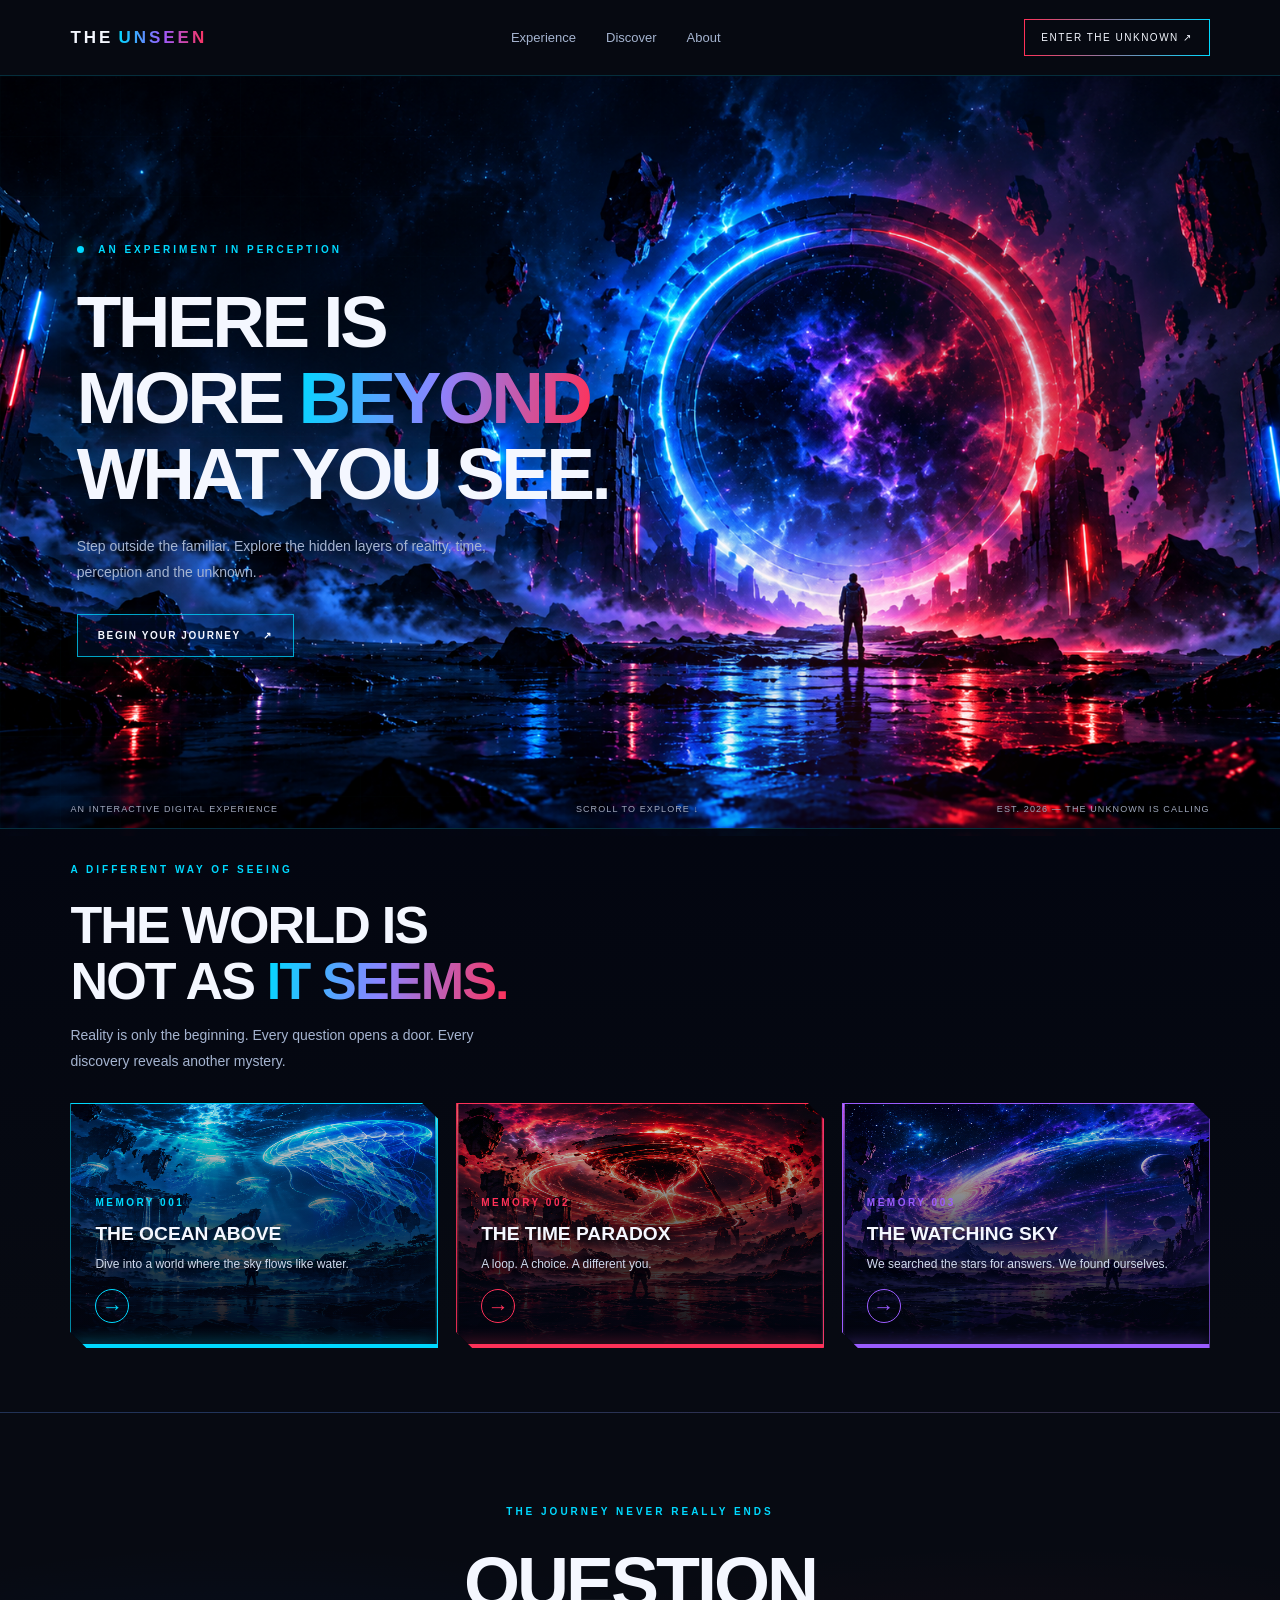
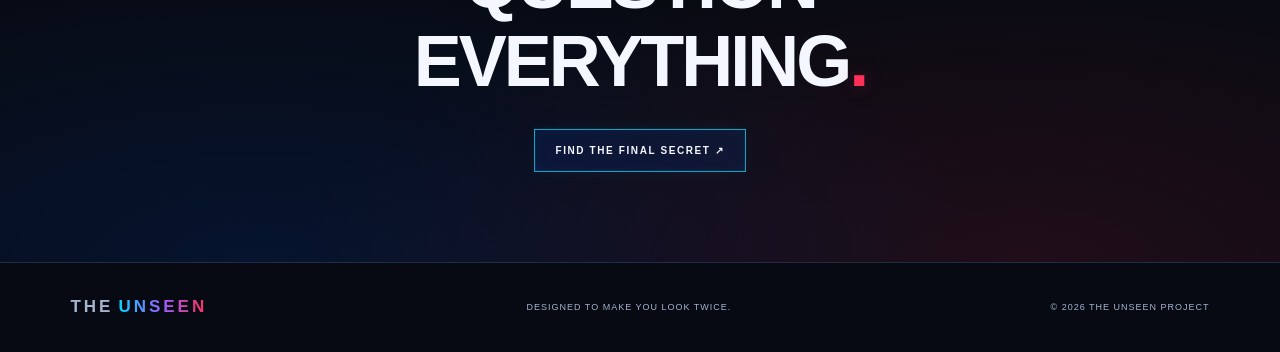
<file: THE_UNSEEN_modified/THE-UNSEEN/index.html>
<!DOCTYPE html>
<html lang="en">
<head>
    <meta charset="UTF-8">
    <meta name="viewport" content="width=device-width, initial-scale=1.0">
    <meta name="theme-color" content="#080810">
    <meta name="description" content="THE UNSEEN — An immersive journey beyond ordinary reality.">
    <title>THE UNSEEN — Reality Has Another Side</title>

    <link rel="stylesheet" href="css/style.css">
</head>
<body>

    <header class="site-header">
        <a href="index.html" class="logo">THE<span>UNSEEN</span></a>

        <nav class="main-nav" aria-label="Main navigation">
            <a href="#experience">Experience</a>
            <a href="#discover">Discover</a>
            <a href="#about">About</a>
        </nav>

        <a href="#experience" class="header-link">ENTER THE UNKNOWN ↗</a>
    </header>

    <main>
        <section class="hero" id="experience">

            <div class="hero-grid" aria-hidden="true"></div>
            <div class="ambient ambient-one" aria-hidden="true"></div>
            <div class="ambient ambient-two" aria-hidden="true"></div>

            <div class="hero-content">
                <p class="eyebrow">
                    <span class="status-dot"></span>
                    AN EXPERIMENT IN PERCEPTION
                </p>

                <h1>
                    THERE IS<br>
                    MORE <span>BEYOND</span><br>
                    WHAT YOU SEE.
                </h1>

                <p class="hero-description">
                    Step outside the familiar.
                    Explore the hidden layers of reality,
                    time, perception and the unknown.
                </p>

                <a href="pages/dream-archive.html" class="primary-button">
                    BEGIN YOUR JOURNEY
                    <span aria-hidden="true">↗</span>
                </a>
            </div>

            <a href="#discover" class="portal-link" aria-label="Explore the unknown">
                <div class="portal portal-outer">
                    <div class="portal portal-middle">
                        <div class="portal portal-inner">
                            <span>UNKNOWN</span>
                        </div>
                    </div>
                </div>
                <span class="portal-caption">01 / BEYOND THE VISIBLE</span>
            </a>

            <div class="hero-footer">
                <span>AN INTERACTIVE DIGITAL EXPERIENCE</span>
                <a href="pages/dream-archive.html">SCROLL TO EXPLORE ↓</a>
                <span>EST. 2026 — THE UNKNOWN IS CALLING</span>
            </div>

        </section>

        <section class="discover section-padding" id="discover">
            <p class="eyebrow">A DIFFERENT WAY OF SEEING</p>

            <h2>
                THE WORLD IS<br>
                NOT AS <span>IT SEEMS.</span>
            </h2>

            <p class="section-description">
                Reality is only the beginning. Every question opens a door.
                Every discovery reveals another mystery.
            </p>

           
<div class="world-grid">
    <a href="pages/ocean-above.html" class="world-card dream-card">
        <span class="card-number">MEMORY 001</span>
        <h3>THE OCEAN ABOVE</h3>
        <p>Dive into a world where the sky flows like water.</p>
        <span class="card-action">→</span>
    </a>

    <a href="pages/time-paradox.html" class="world-card time-card">
        <span class="card-number">MEMORY 002</span>
        <h3>THE TIME PARADOX</h3>
        <p>A loop. A choice. A different you.</p>
        <span class="card-action">→</span>
    </a>

    <a href="pages/watching-sky.html" class="world-card mind-card">
        <span class="card-number">MEMORY 003</span>
        <h3>THE WATCHING SKY</h3>
        <p>We searched the stars for answers. We found ourselves.</p>
        <span class="card-action">→</span>
    </a>
</div>
</section>

        <section class="closing section-padding" id="about">
            <p class="eyebrow">THE JOURNEY NEVER REALLY ENDS</p>
            <h2>QUESTION<br>EVERYTHING<span>.</span></h2>
            <a href="pages/final-secret.html" class="primary-button">
                FIND THE FINAL SECRET ↗
            </a>
        </section>
    </main>

    <footer class="site-footer">
        <a href="index.html" class="logo">THE<span>UNSEEN</span></a>
        <p>DESIGNED TO MAKE YOU LOOK TWICE.</p>
        <span>© 2026 THE UNSEEN PROJECT</span>
    </footer>

</body>
</html>
</file>
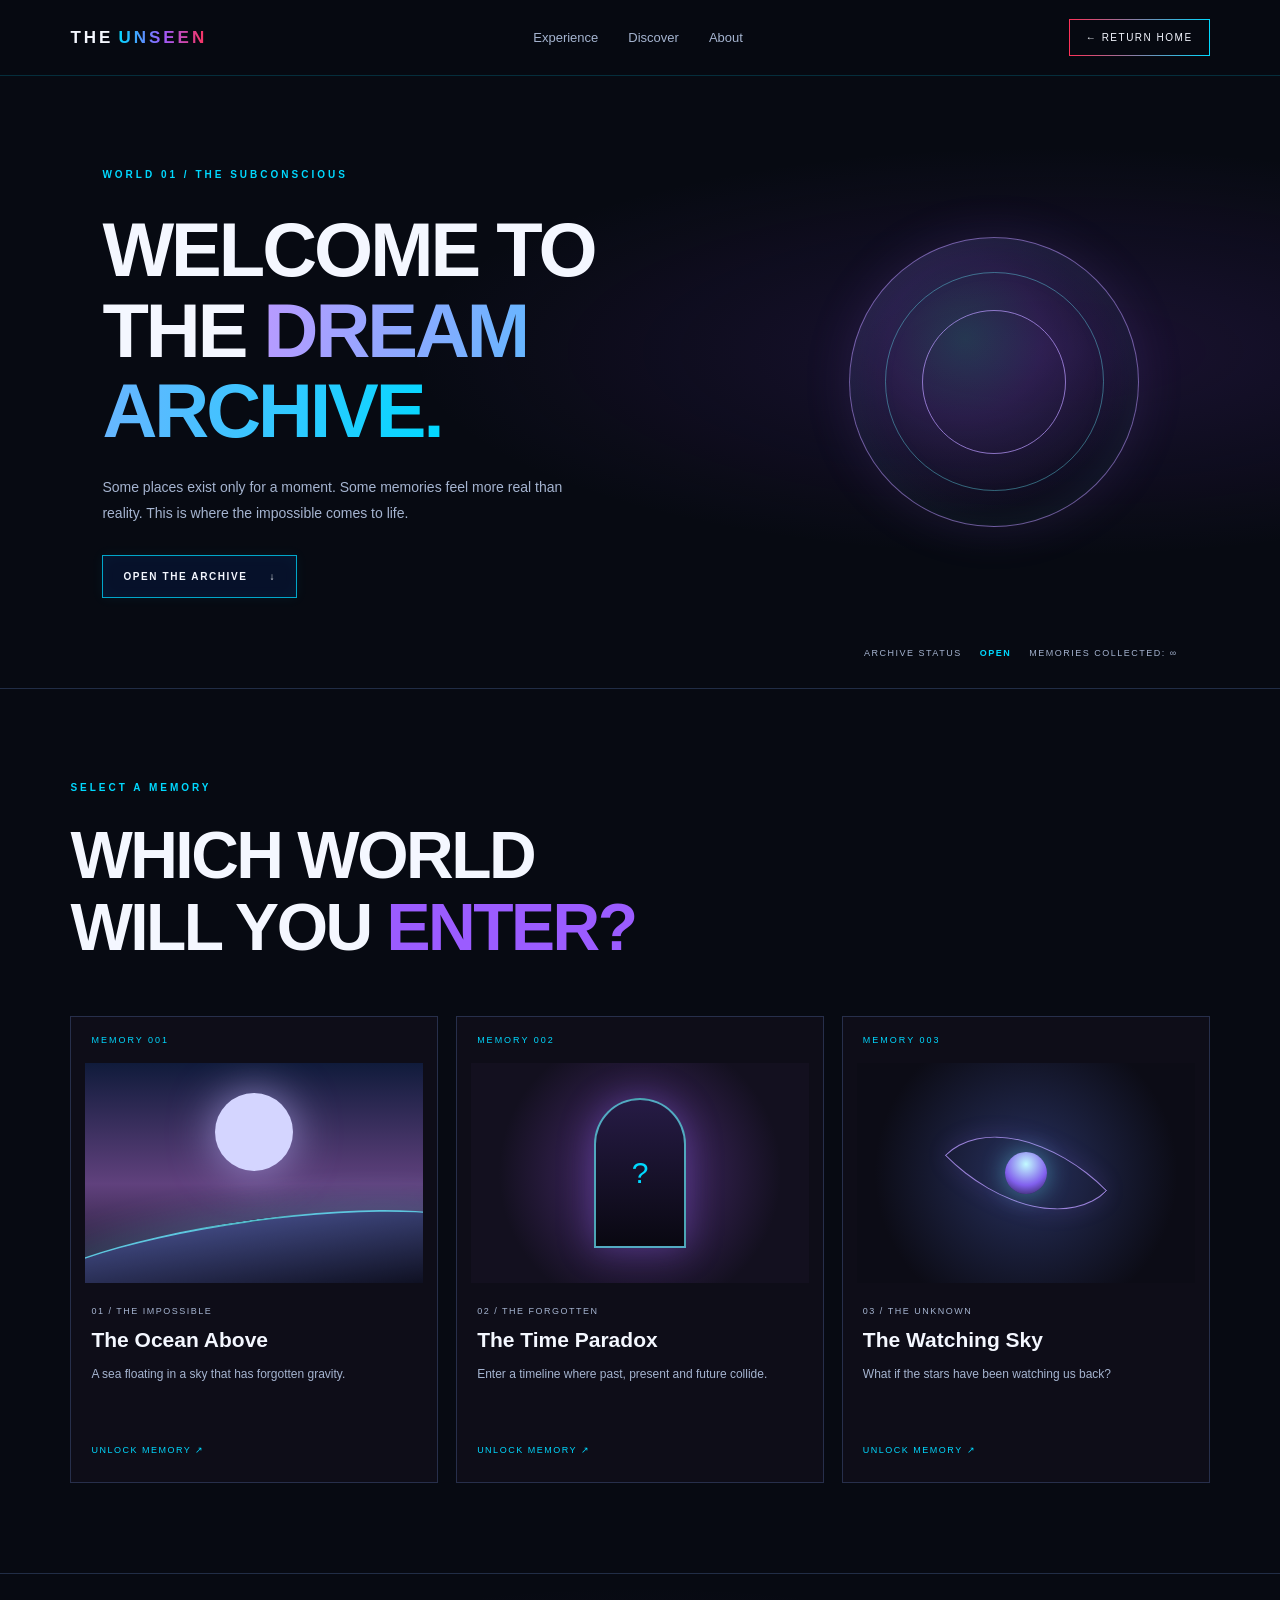
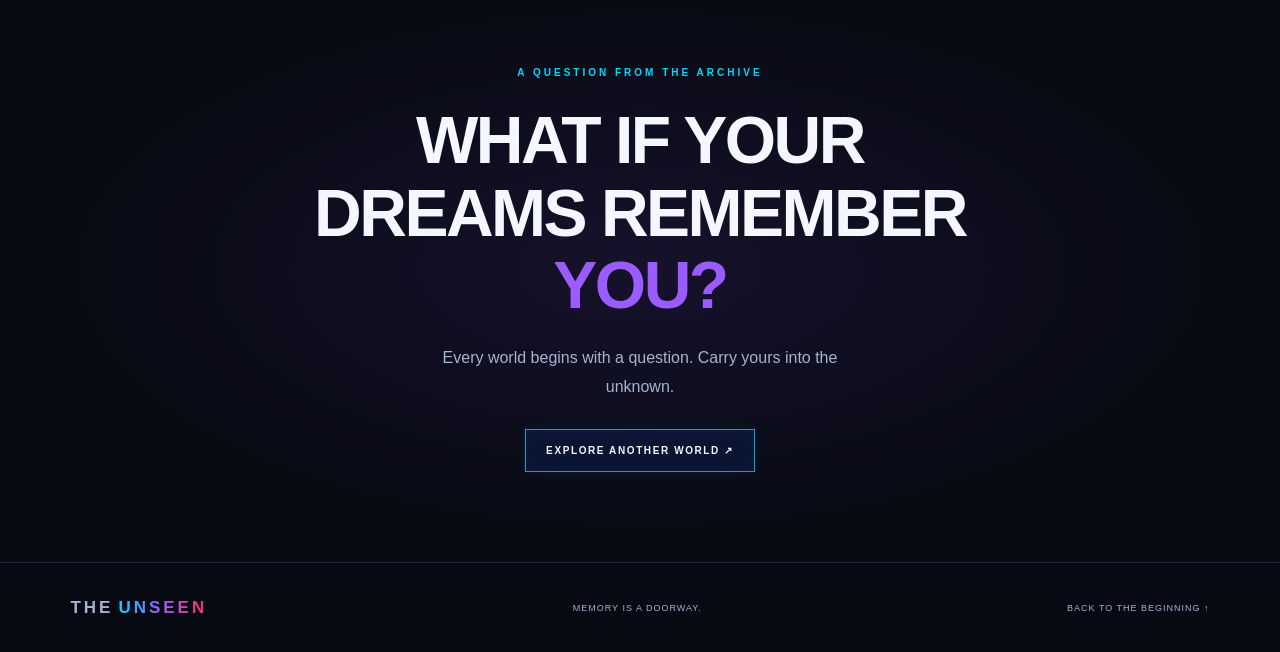
<file: THE_UNSEEN_modified/THE-UNSEEN/pages/dream-archive.html>
<!DOCTYPE html>
<html lang="en">
<head>
    <meta charset="UTF-8">
    <meta name="viewport" content="width=device-width, initial-scale=1.0">
    <meta name="theme-color" content="#080810">
    <meta name="description" content="Enter the Dream Archive, a collection of strange worlds and hidden memories.">
    <title>Dream Archive — THE UNSEEN</title>
    <link rel="stylesheet" href="../css/style.css">
</head>
<body>

    <header class="site-header">
        <a href="../index.html" class="logo">THE<span>UNSEEN</span></a>

        <nav class="main-nav" aria-label="Main navigation">
            <a href="../index.html#experience">Experience</a>
            <a href="../index.html#discover">Discover</a>
            <a href="../index.html#about">About</a>
        </nav>

        <a href="../index.html" class="header-link">← RETURN HOME</a>
    </header>

    <main>
        <section class="dream-hero">
            <div class="dream-orb" aria-hidden="true"></div>

            <div class="dream-heading">
                <p class="eyebrow">WORLD 01 / THE SUBCONSCIOUS</p>
                <h1>WELCOME TO<br>THE <span>DREAM ARCHIVE.</span></h1>
                <p>
                    Some places exist only for a moment.
                    Some memories feel more real than reality.
                    This is where the impossible comes to life.
                </p>
                <a class="primary-button" href="#collections">
                    OPEN THE ARCHIVE <span>↓</span>
                </a>
            </div>

            <div class="dream-index">
                <span>ARCHIVE STATUS</span>
                <strong>OPEN</strong>
                <span>MEMORIES COLLECTED: ∞</span>
            </div>
        </section>

        <section class="dream-collections section-padding" id="collections">
            <p class="eyebrow">SELECT A MEMORY</p>
            <h2>WHICH WORLD<br>WILL YOU <span>ENTER?</span></h2>

            <div class="memory-grid">

                <article class="memory-card memory-one">
                    <span class="memory-number">MEMORY 001</span>
                    <div class="memory-art art-one" aria-hidden="true">
                        <div class="art-moon"></div>
                        <div class="art-horizon"></div>
                    </div>
                    <div class="memory-copy">
                        <p>01 / THE IMPOSSIBLE</p>
                        <h3>The Ocean Above</h3>
                        <p>A sea floating in a sky that has forgotten gravity.</p>
                        <a href="ocean-above.html">UNLOCK MEMORY ↗</a>
                    </div>
                </article>

                <article class="memory-card memory-two">
                    <span class="memory-number">MEMORY 002</span>
                    <div class="memory-art art-two" aria-hidden="true">
                        <div class="art-door">
                            <span>?</span>
                        </div>
                    </div>
                    <div class="memory-copy">
                        <p>02 / THE FORGOTTEN</p>
                        <h3>The Time Paradox</h3>
                        <p>Enter a timeline where past, present and future collide.</p>
                        <a href="time-paradox.html">UNLOCK MEMORY ↗</a>
                    </div>
                </article>

                <article class="memory-card memory-three">
                    <span class="memory-number">MEMORY 003</span>
                    <div class="memory-art art-three" aria-hidden="true">
                        <div class="art-eye">
                            <div></div>
                        </div>
                    </div>
                    <div class="memory-copy">
                        <p>03 / THE UNKNOWN</p>
                        <h3>The Watching Sky</h3>
                        <p>What if the stars have been watching us back?</p>
                        <a href="watching-sky.html">UNLOCK MEMORY ↗</a>

                        
                    </div>
                </article>

            </div>
        </section>

        <section class="reflection section-padding" id="reflection">
            <p class="eyebrow">A QUESTION FROM THE ARCHIVE</p>
            <h2>WHAT IF YOUR<br>DREAMS REMEMBER<br><span>YOU?</span></h2>
            <p>
                Every world begins with a question.
                Carry yours into the unknown.
            </p>
            <a class="primary-button" href="../index.html#discover">
                EXPLORE ANOTHER WORLD ↗
            </a>
        </section>
    </main>

    <footer class="site-footer">
        <a href="../index.html" class="logo">THE<span>UNSEEN</span></a>
        <p>MEMORY IS A DOORWAY.</p>
        <a href="../index.html">BACK TO THE BEGINNING ↑</a>
    </footer>

</body>
</html>
</file>
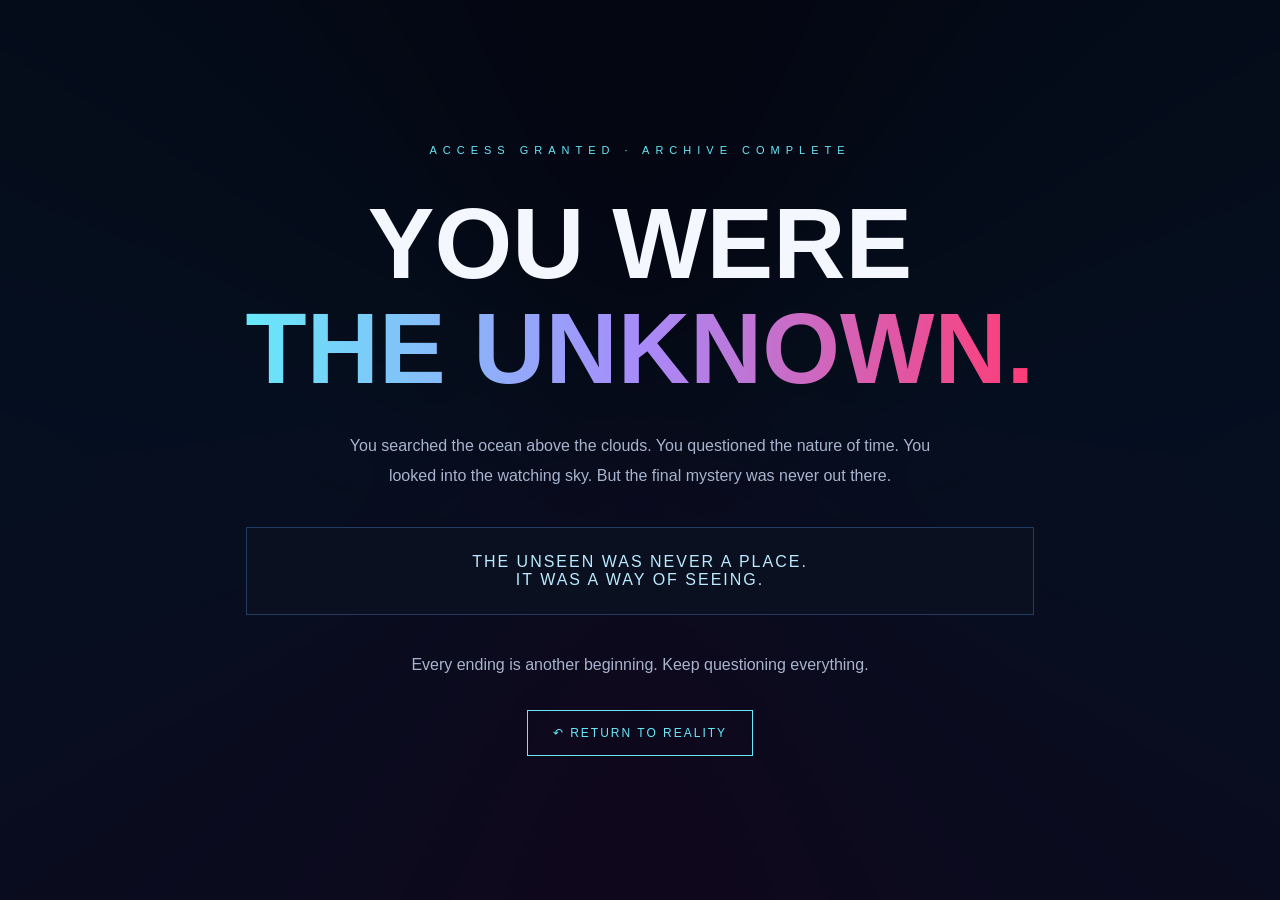
<file: THE_UNSEEN_modified/THE-UNSEEN/pages/final-secret.html>
<!DOCTYPE html>
<html lang="en">
<head>
<meta charset="UTF-8">
<meta name="viewport" content="width=device-width, initial-scale=1.0">
<title>The Final Secret | THE UNSEEN</title>

<style>
*{margin:0;padding:0;box-sizing:border-box}
body{
min-height:100vh;background:#050610;color:#f5f7ff;
font-family:Segoe UI,Arial,sans-serif;
display:grid;place-items:center;text-align:center;
overflow:hidden;padding:25px
}
body::before{
content:"";position:fixed;inset:-50%;
background:conic-gradient(from 0deg,transparent,#073b65,#401050,#073b65,transparent);
animation:rotate 25s linear infinite;opacity:.2;filter:blur(100px)
}
main{position:relative;max-width:850px;animation:appear 2s ease}
.tag{color:#67e8f9;letter-spacing:6px;font-size:11px;margin-bottom:35px}
h1{font-size:clamp(45px,9vw,100px);line-height:1.05;font-weight:900}
h1 span{background:linear-gradient(90deg,#67e8f9,#a78bfa,#ff3b75);
color:transparent;background-clip:text}
p{color:#a8b4ce;line-height:1.9;margin:30px auto;max-width:600px}
.secret{border:1px solid #243b62;padding:25px;margin:35px 0;
background:#0b1020;color:#b9eaff;letter-spacing:2px}
a{display:inline-block;text-decoration:none;color:#67e8f9;
border:1px solid #67e8f9;padding:15px 25px;
font-size:12px;letter-spacing:2px;transition:.3s}
a:hover{background:#67e8f9;color:#050610;box-shadow:0 0 30px #67e8f955}
@keyframes rotate{to{transform:rotate(360deg)}}
@keyframes appear{from{opacity:0;transform:translateY(30px)}to{opacity:1;transform:translateY(0)}}
@media(prefers-reduced-motion:reduce){*{animation:none!important}}
</style>
</head>
<body>
<main>
<div class="tag">ACCESS GRANTED · ARCHIVE COMPLETE</div>
<h1>YOU WERE<br><span>THE UNKNOWN.</span></h1>
<p>
You searched the ocean above the clouds.
You questioned the nature of time.
You looked into the watching sky.
But the final mystery was never out there.
</p>
<div class="secret">
THE UNSEEN WAS NEVER A PLACE.<br>
IT WAS A WAY OF SEEING.
</div>
<p>Every ending is another beginning. Keep questioning everything.</p>
<a href="../index.html">↶ RETURN TO REALITY</a>
</main>
</body>
</html>
</file>
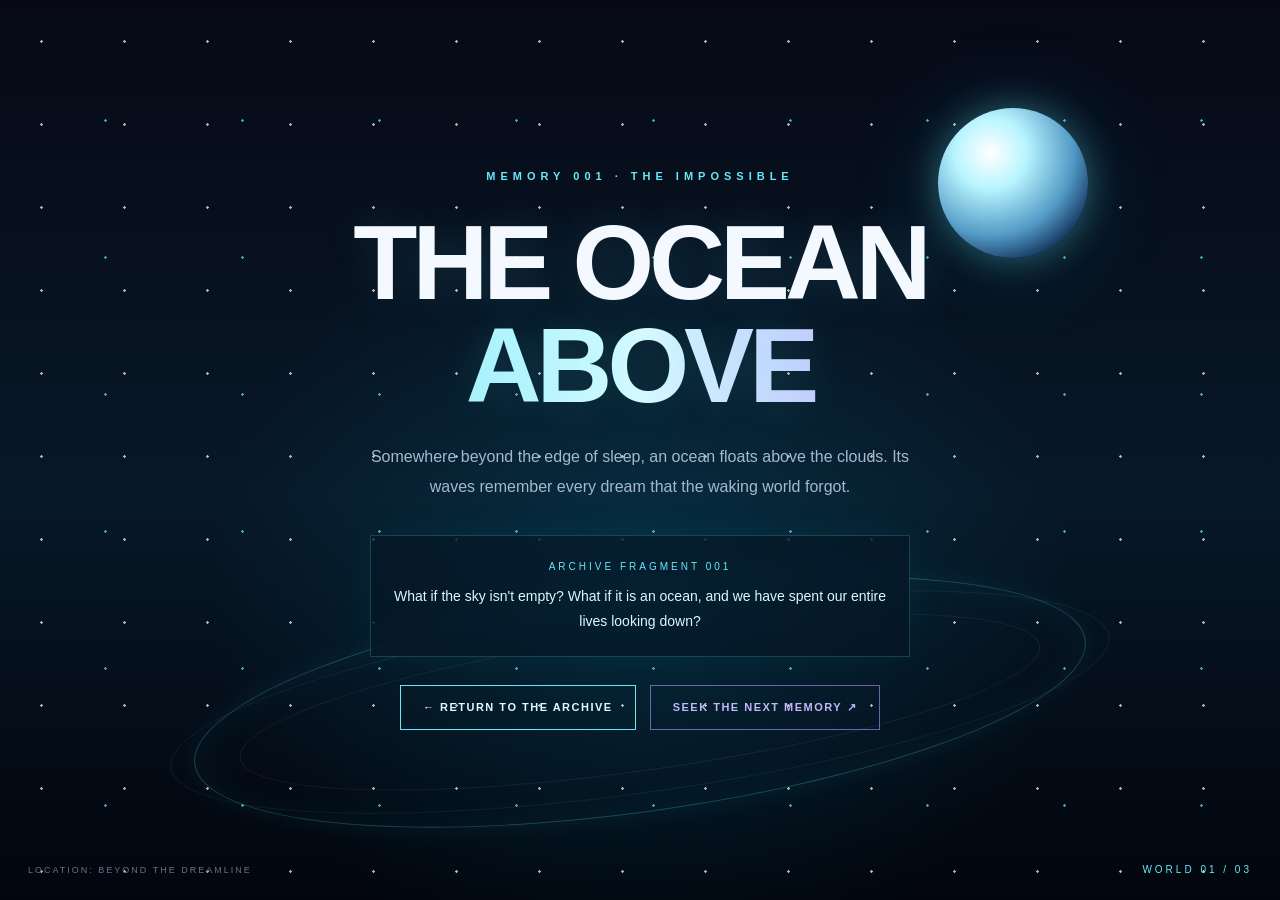
<file: THE_UNSEEN_modified/THE-UNSEEN/pages/ocean-above.html>
<!DOCTYPE html>
<html lang="en">
<head>
    <meta charset="UTF-8">
    <meta name="viewport" content="width=device-width, initial-scale=1.0">
    <title>The Ocean Above | THE UNSEEN</title>

    <style>
        * {
            margin: 0;
            padding: 0;
            box-sizing: border-box;
        }

        html {
            scroll-behavior: smooth;
        }

        body {
            min-height: 100vh;
            overflow-x: hidden;
            background: #050812;
            color: #f4f8ff;
            font-family: "Segoe UI", Arial, sans-serif;
        }

        .ocean-world {
            min-height: 100vh;
            position: relative;
            isolation: isolate;
            overflow: hidden;
            display: flex;
            align-items: center;
            justify-content: center;
            padding: 100px 24px;
            background:
                radial-gradient(ellipse at 50% 65%,
                    rgba(0, 204, 255, 0.13), transparent 48%),
                linear-gradient(180deg, #070916 0%, #071827 55%, #02050d 100%);
        }

        .stars {
            position: absolute;
            inset: 0;
            z-index: -1;
            opacity: 0.7;
            background-image:
                radial-gradient(circle, #ffffff 1px, transparent 1.5px),
                radial-gradient(circle, #67e8f9 1px, transparent 1.5px);
            background-size: 83px 83px, 137px 137px;
            background-position: 0 0, 37px 52px;
            animation: star-drift 45s linear infinite;
        }

        .moon {
            position: absolute;
            top: 12%;
            right: 15%;
            width: clamp(80px, 12vw, 150px);
            aspect-ratio: 1;
            border-radius: 50%;
            background: radial-gradient(circle at 35% 30%,
                #ffffff, #b8f5ff 25%, #5299c5 58%, #183a64 78%);
            box-shadow:
                0 0 35px rgba(103, 232, 249, 0.35),
                0 0 100px rgba(34, 211, 238, 0.16);
            animation: moon-float 7s ease-in-out infinite;
        }

        .ocean-ring {
            position: absolute;
            width: min(1100px, 125vw);
            height: 290px;
            left: 50%;
            top: 63%;
            transform: translate(-50%, -50%) rotate(-8deg);
            border: 1px solid rgba(103, 232, 249, 0.55);
            border-radius: 50%;
            box-shadow:
                0 0 25px rgba(34, 211, 238, 0.16),
                inset 0 0 35px rgba(34, 211, 238, 0.12);
            animation: ring-breathe 6s ease-in-out infinite;
        }

        .ocean-ring::before,
        .ocean-ring::after {
            content: "";
            position: absolute;
            inset: 18px -25px;
            border: 1px solid rgba(103, 232, 249, 0.18);
            border-radius: 50%;
        }

        .ocean-ring::after {
            inset: 40px 45px;
            border-color: rgba(167, 139, 250, 0.25);
        }

        .world-content {
            width: min(850px, 100%);
            text-align: center;
            z-index: 2;
            animation: reveal 1.3s ease both;
        }

        .eyebrow {
            color: #67e8f9;
            font-size: 11px;
            font-weight: 700;
            letter-spacing: 5px;
            text-transform: uppercase;
            margin-bottom: 30px;
        }

        h1 {
            font-size: clamp(48px, 9vw, 105px);
            line-height: 0.98;
            letter-spacing: -5px;
            font-weight: 800;
            text-transform: uppercase;
            text-shadow: 0 0 40px rgba(103, 232, 249, 0.13);
        }

        h1 span {
            display: block;
            color: transparent;
            background: linear-gradient(90deg, #67e8f9, #d8fbff, #a78bfa);
            -webkit-background-clip: text;
            background-clip: text;
        }

        .description {
            max-width: 540px;
            margin: 30px auto 0;
            color: #a6b8d0;
            font-size: 16px;
            line-height: 1.9;
        }

        .mystery {
            margin: 42px auto 0;
            max-width: 540px;
            padding: 22px;
            border: 1px solid rgba(103, 232, 249, 0.2);
            background: rgba(7, 20, 35, 0.55);
            backdrop-filter: blur(12px);
            color: #d9faff;
            font-size: 14px;
            line-height: 1.8;
            box-shadow: 0 0 40px rgba(34, 211, 238, 0.05);
        }

        .mystery span {
            display: block;
            margin-bottom: 8px;
            color: #67e8f9;
            font-size: 10px;
            letter-spacing: 3px;
        }

        .actions {
            display: flex;
            justify-content: center;
            flex-wrap: wrap;
            gap: 14px;
            margin-top: 35px;
        }

        .world-button {
            display: inline-block;
            padding: 15px 22px;
            border: 1px solid #67e8f9;
            color: #dffbff;
            text-decoration: none;
            font-size: 11px;
            font-weight: 700;
            letter-spacing: 1.5px;
            transition: 0.3s ease;
        }

        .world-button:hover {
            color: #050812;
            background: #67e8f9;
            box-shadow: 0 0 28px rgba(103, 232, 249, 0.3);
            transform: translateY(-3px);
        }

        .world-button.secondary {
            border-color: rgba(167, 139, 250, 0.65);
            color: #c4b5fd;
        }

        .world-button.secondary:hover {
            background: #a78bfa;
            color: #080611;
            box-shadow: 0 0 28px rgba(167, 139, 250, 0.3);
        }

        .coordinates {
            position: absolute;
            left: 28px;
            bottom: 25px;
            color: #61758f;
            font-size: 9px;
            letter-spacing: 2px;
        }

        .world-index {
            position: absolute;
            right: 28px;
            bottom: 25px;
            color: #67e8f9;
            font-size: 10px;
            letter-spacing: 3px;
        }

        @keyframes reveal {
            from {
                opacity: 0;
                transform: translateY(25px);
            }
            to {
                opacity: 1;
                transform: translateY(0);
            }
        }

        @keyframes moon-float {
            0%, 100% {
                transform: translateY(0);
            }
            50% {
                transform: translateY(-18px);
            }
        }

        @keyframes ring-breathe {
            0%, 100% {
                opacity: 0.55;
            }
            50% {
                opacity: 1;
            }
        }

        @keyframes star-drift {
            from {
                background-position: 0 0, 37px 52px;
            }
            to {
                background-position: 0 500px, 37px 300px;
            }
        }

        @media (max-width: 600px) {
            .ocean-world {
                padding: 100px 20px 80px;
            }

            .moon {
                top: 7%;
                right: 8%;
                opacity: 0.75;
            }

            .ocean-ring {
                top: 60%;
                height: 190px;
            }

            h1 {
                letter-spacing: -2px;
            }

            .description {
                font-size: 14px;
            }

            .coordinates {
                left: 15px;
                bottom: 15px;
            }

            .world-index {
                right: 15px;
                bottom: 15px;
            }
        }

        @media (prefers-reduced-motion: reduce) {
            *,
            *::before,
            *::after {
                animation-duration: 0.01ms !important;
                animation-iteration-count: 1 !important;
                scroll-behavior: auto !important;
            }
        }/* FIX: Keep the ocean rings behind the content */
.ocean-ring {
    top: 78%;
    width: min(900px, 110vw);
    height: 220px;
    opacity: 0.45;
    z-index: -1;
    pointer-events: none;
}

.world-content {
    position: relative;
    z-index: 2;
}

.mystery {
    position: relative;
    z-index: 3;
}

.actions {
    position: relative;
    z-index: 3;
}

/* Give the content more breathing room */
.description {
    margin-top: 24px;
}

.mystery {
    margin-top: 32px;
}

.actions {
    margin-top: 28px;
}

@media (max-width: 600px) {
    .ocean-ring {
        top: 78%;
        height: 160px;
    }
}
    </style>
</head>

<body>
    <main class="ocean-world">
        <div class="stars" aria-hidden="true"></div>
        <div class="moon" aria-hidden="true"></div>
        <div class="ocean-ring" aria-hidden="true"></div>

        <section class="world-content">
            <p class="eyebrow">Memory 001 · The Impossible</p>

            <h1>
                The Ocean
                <span>Above</span>
            </h1>

            <p class="description">
                Somewhere beyond the edge of sleep, an ocean floats
                above the clouds. Its waves remember every dream
                that the waking world forgot.
            </p>

            <div class="mystery">
                <span>ARCHIVE FRAGMENT 001</span>
                What if the sky isn't empty? What if it is an ocean,
                and we have spent our entire lives looking down?
            </div>

            <div class="actions">
                <a class="world-button" href="dream-archive.html">
                    ← RETURN TO THE ARCHIVE
                </a>


          <a class="world-button secondary" href="time-paradox.html">
        SEEK THE NEXT MEMORY ↗
        </a>

            </div>
        </section>

        <p class="coordinates">LOCATION: BEYOND THE DREAMLINE</p>
        <p class="world-index">WORLD 01 / 03</p>
    </main>
</body>
</html>
</file>
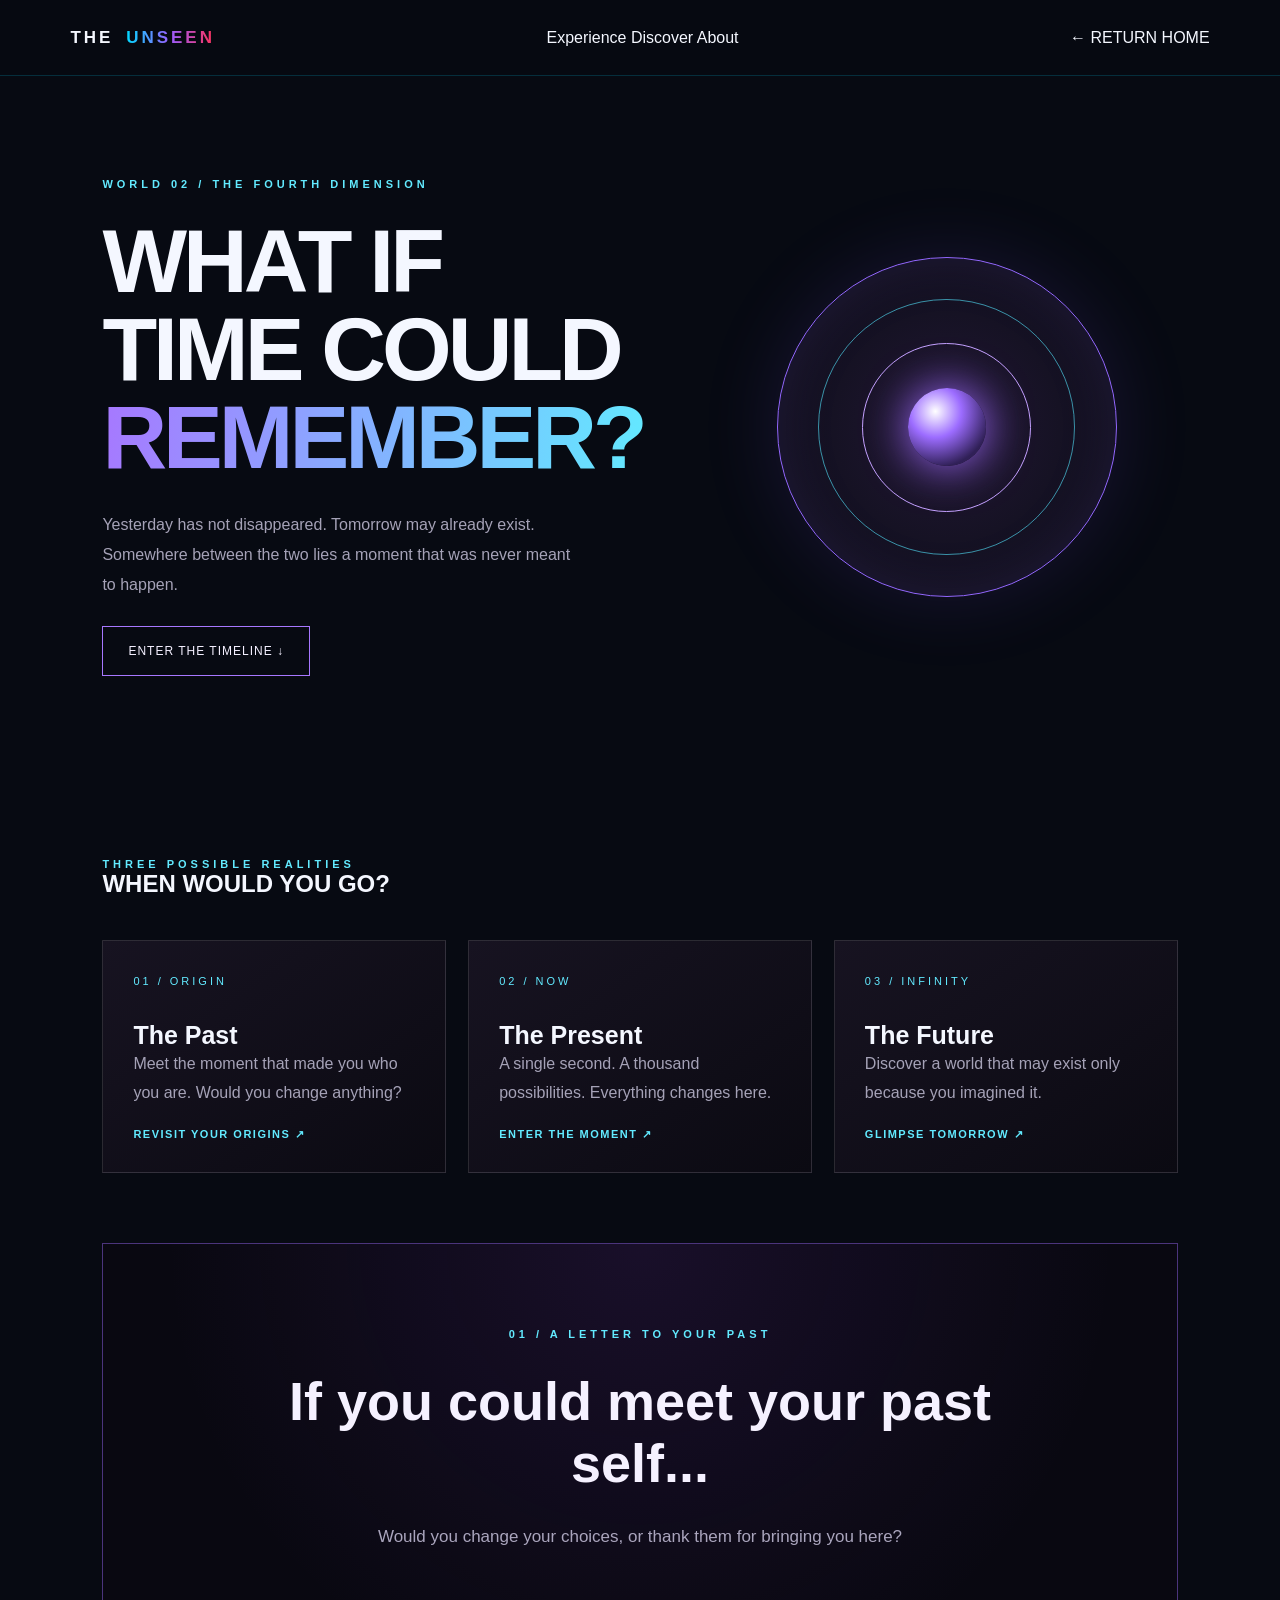
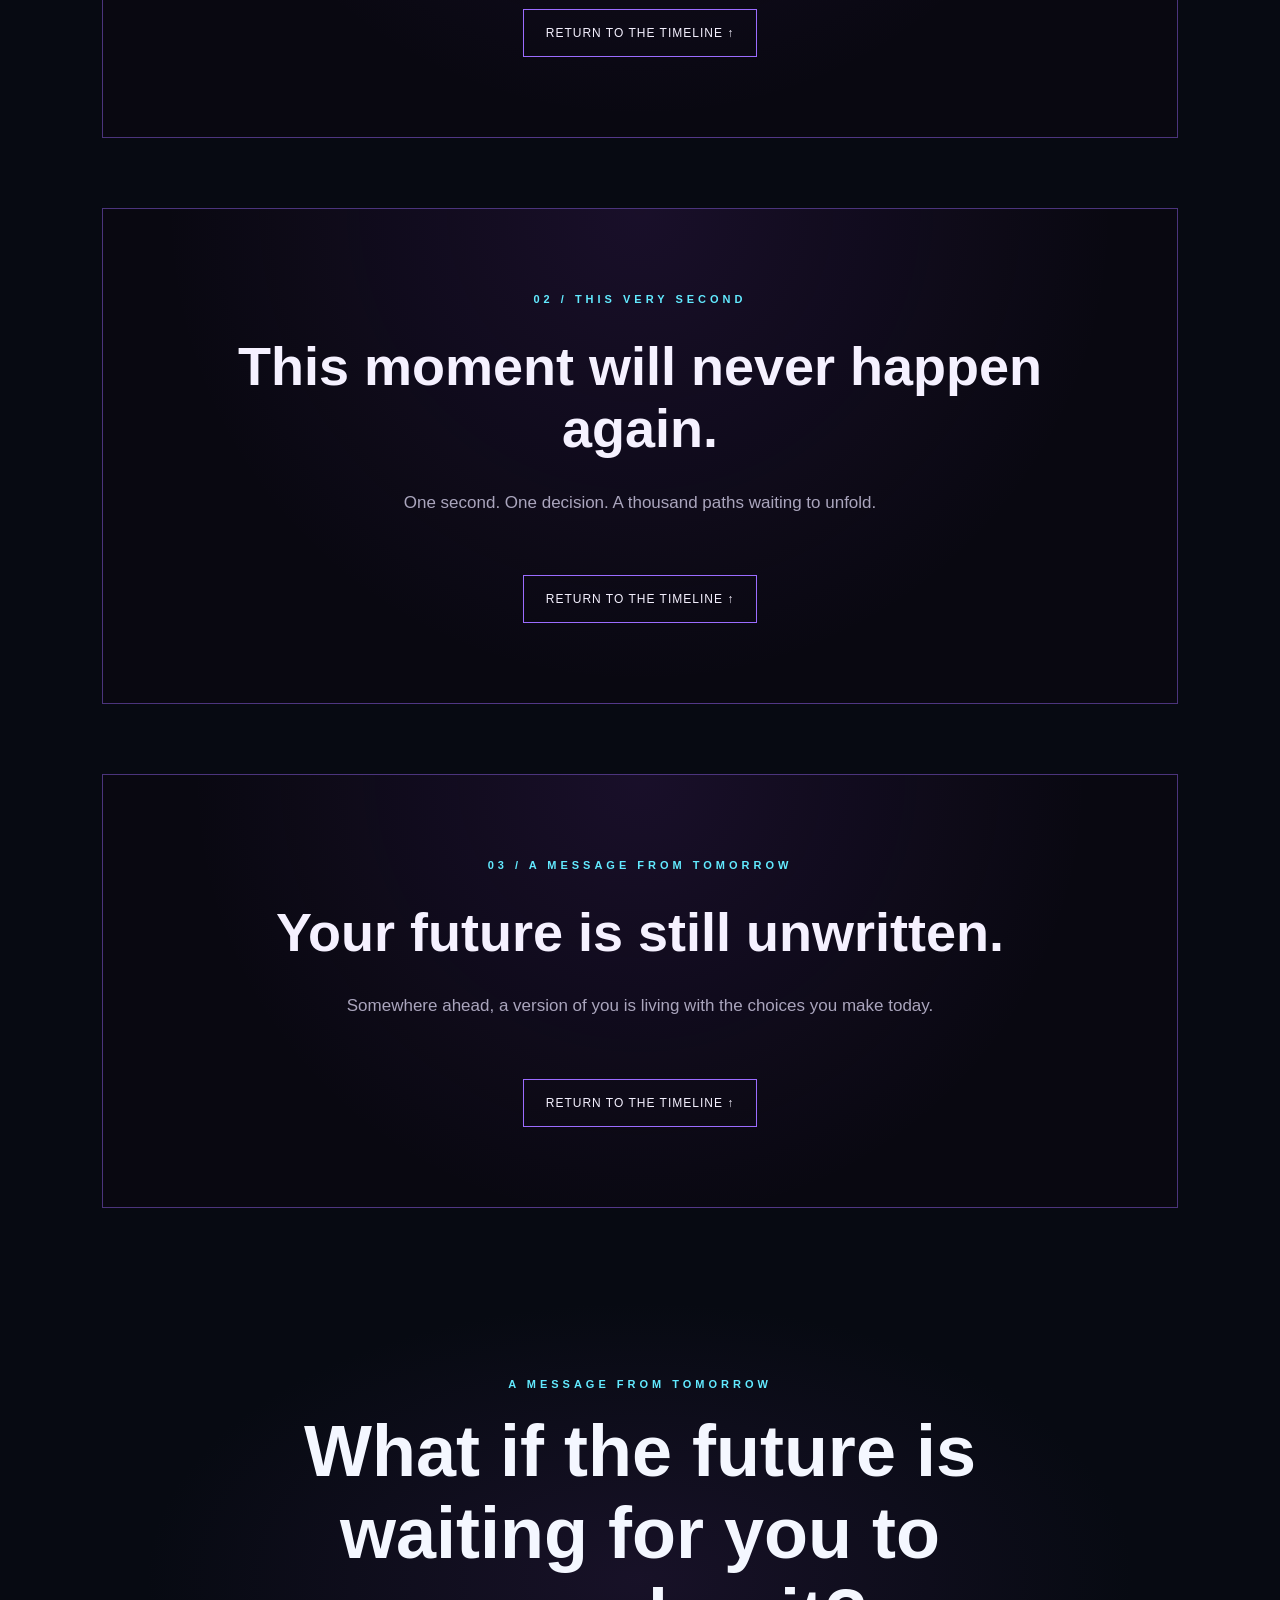
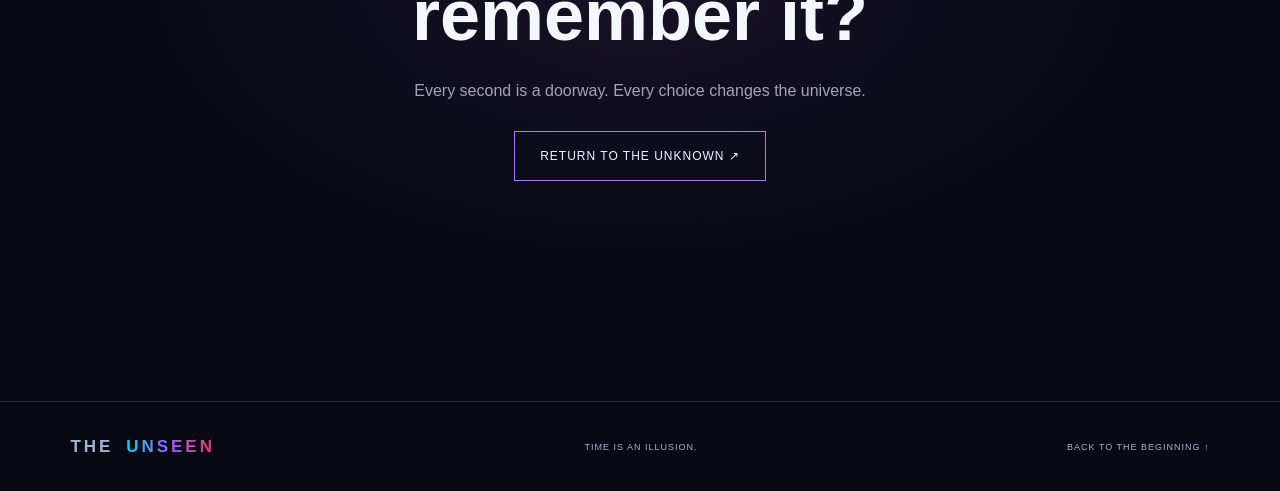
<file: THE_UNSEEN_modified/THE-UNSEEN/pages/time-paradox.html>
<!DOCTYPE html>
<html lang="en">
<head>
  <meta charset="UTF-8">
  <meta name="viewport" content="width=device-width, initial-scale=1.0">
  <title>The Time Paradox — THE UNSEEN</title>
  <link rel="stylesheet" href="../css/style.css">
  <style>
    .time-hero {
      min-height: 78vh;
      padding: 100px 8%;
      display: grid;
      grid-template-columns: 1.1fr 0.9fr;
      align-items: center;
      gap: 50px;
      overflow: hidden;
    }

    .time-label {
      color: #62eaff;
      letter-spacing: 4px;
      font-size: 11px;
      font-weight: 700;
    }

    .time-title {
      font-size: clamp(48px, 7vw, 100px);
      line-height: 0.98;
      letter-spacing: -4px;
      margin: 28px 0;
    }

    .time-title span {
      background: linear-gradient(100deg, #a777ff, #62eaff);
      color: transparent;
      background-clip: text;
    }

    .time-copy {
      color: #a5a2b7;
      line-height: 1.9;
      max-width: 480px;
    }

    .time-portal {
      width: min(340px, 75vw);
      aspect-ratio: 1;
      border: 1px solid #9367ff;
      border-radius: 50%;
      display: grid;
      place-items: center;
      position: relative;
      margin: auto;
      background: radial-gradient(circle, #55307855, #11101d 68%);
      box-shadow: 0 0 80px #8b5cff22, inset 0 0 55px #8b5cff22;
      animation: portal-float 5s ease-in-out infinite;
    }

    .time-portal::before,
    .time-portal::after {
      content: "";
      position: absolute;
      inset: 12%;
      border: 1px solid #54e8ff99;
      border-radius: 50%;
      animation: portal-spin 12s linear infinite;
    }

    .time-portal::after {
      inset: 25%;
      border-color: #c4a0ff;
      animation-direction: reverse;
      animation-duration: 8s;
    }

    .portal-core {
      width: 23%;
      aspect-ratio: 1;
      border-radius: 50%;
      background: radial-gradient(circle at 35% 30%, white, #9c6cff 35%, #302057 75%);
      box-shadow: 0 0 45px #a16bff;
      transition: transform 0.5s, box-shadow 0.5s;
    }

    .time-portal:hover .portal-core {
      transform: scale(1.5);
      box-shadow: 0 0 90px #62eaff;
    }

    @keyframes portal-spin {
      to { transform: rotate(360deg); }
    }

    @keyframes portal-float {
      0%, 100% { transform: translateY(0); }
      50% { transform: translateY(-16px); }
    }

    .timeline-section {
      padding: 80px 8% 120px;
    }

    .timeline-grid {
      display: grid;
      grid-template-columns: repeat(3, minmax(0, 1fr));
      gap: 22px;
      margin-top: 42px;
    }

    .timeline-card {
      padding: 30px;
      min-height: 220px;
      border: 1px solid #ffffff20;
      background: linear-gradient(145deg, #171321, #0b0a12);
      transition: transform 0.35s, border-color 0.35s, background 0.35s;
    }

    .timeline-card:hover {
      transform: translateY(-10px);
      border-color: #62eaff;
      background: linear-gradient(145deg, #211a36, #0b0a12);
    }

    .timeline-number {
      color: #62eaff;
      font-size: 11px;
      letter-spacing: 3px;
    }

    .timeline-card h3 {
      font-size: 25px;
      margin-top: 32px;
    }

    .timeline-card p {
      color: #a5a2b7;
      line-height: 1.8;
    }

    .time-ending {
      padding: 100px 8%;
      text-align: center;
      background: radial-gradient(ellipse at center, #39205355, transparent 65%);
    }

    .time-ending h2 {
      font-size: clamp(36px, 6vw, 72px);
      margin: 20px auto;
      max-width: 850px;
    }

    .time-back {
      display: inline-block;
      padding: 17px 25px;
      border: 1px solid #a777ff;
      color: #f4f0ff;
      text-decoration: none;
      margin-top: 25px;
      letter-spacing: 1px;
      font-size: 12px;
      transition: background 0.3s, color 0.3s;
    }

    .time-back:hover {
      background: #a777ff;
      color: #090810;
    }

    @media (max-width: 760px) {
      .time-hero {
        grid-template-columns: 1fr;
        padding: 75px 7%;
      }

      .time-title {
        letter-spacing: -2px;
      }

      .timeline-grid {
        grid-template-columns: 1fr;
      }

      .timeline-section {
        padding: 60px 7%;
      }
    }

    @media (prefers-reduced-motion: reduce) {
      .time-portal,
      .time-portal::before,
      .time-portal::after {
        animation: none;
      }

      *, *::before, *::after {
        scroll-behavior: auto !important;
        transition-duration: 0.01ms !important;
      }
    }
  </style>
</head>
<body id="top">
  <header class="site-header">
    <a href="../index.html" class="logo">THE <span>UNSEEN</span></a>
    <nav>
      <a href="../index.html#experience">Experience</a>
      <a href="../index.html#discover">Discover</a>
      <a href="../index.html#about">About</a>
    </nav>
    <a href="../index.html" class="nav-cta">← RETURN HOME</a>
  </header>

  <main>
    <section class="time-hero">
      <div>
        <p class="time-label">WORLD 02 / THE FOURTH DIMENSION</p>
        <h1 class="time-title">
          WHAT IF<br>
          TIME COULD<br>
          <span>REMEMBER?</span>
        </h1>
        <p class="time-copy">
          Yesterday has not disappeared. Tomorrow may already exist.
          Somewhere between the two lies a moment that was never meant
          to happen.
        </p>
        <a href="#timeline" class="time-back">ENTER THE TIMELINE ↓</a>
      </div>

      <div class="time-portal" aria-label="An animated time portal">
        <div class="portal-core"></div>
      </div>
    </section>

    <section class="timeline-section" id="timeline">
      <p class="time-label">THREE POSSIBLE REALITIES</p>
      <h2>WHEN WOULD YOU GO?</h2>


<div class="timeline-grid">

  <article class="timeline-card">
    <span class="timeline-number">01 / ORIGIN</span>
    <h3>The Past</h3>
    <p>Meet the moment that made you who you are. Would you change anything?</p>
    <a href="#past-experience" class="timeline-link">
      REVISIT YOUR ORIGINS ↗
    </a>
  </article>

  <article class="timeline-card">
    <span class="timeline-number">02 / NOW</span>
    <h3>The Present</h3>
    <p>A single second. A thousand possibilities. Everything changes here.</p>
    <a href="#present-experience" class="timeline-link">
      ENTER THE MOMENT ↗
    </a>
  </article>

  <article class="timeline-card">
    <span class="timeline-number">03 / INFINITY</span>
    <h3>The Future</h3>
    <p>Discover a world that may exist only because you imagined it.</p>
    <a href="#future-experience" class="timeline-link">
      GLIMPSE TOMORROW ↗
    </a>
  </article>

</div>

<section class="timeline-experiences" id="past-experience">
  <span class="time-label">01 / A LETTER TO YOUR PAST</span>
  <h2>If you could meet your past self...</h2>
  <p>Would you change your choices, or thank them for bringing you here?</p>
  <a href="#timeline" class="time-back">RETURN TO THE TIMELINE ↑</a>
</section>

<section class="timeline-experiences" id="present-experience">
  <span class="time-label">02 / THIS VERY SECOND</span>
  <h2>This moment will never happen again.</h2>
  <p>One second. One decision. A thousand paths waiting to unfold.</p>
  <a href="#timeline" class="time-back">RETURN TO THE TIMELINE ↑</a>
</section>

<section class="timeline-experiences" id="future-experience">
  <span class="time-label">03 / A MESSAGE FROM TOMORROW</span>
  <h2>Your future is still unwritten.</h2>
  <p>Somewhere ahead, a version of you is living with the choices you make today.</p>
  <a href="#timeline" class="time-back">RETURN TO THE TIMELINE ↑</a>
</section>


    <section class="time-ending">
      <p class="time-label">A MESSAGE FROM TOMORROW</p>
      <h2>What if the future is waiting for you to remember it?</h2>
      <p class="time-copy" style="margin: 0 auto;">
        Every second is a doorway. Every choice changes the universe.
      </p>
      <a href="../index.html#discover" class="time-back">
        RETURN TO THE UNKNOWN ↗
      </a>
    </section>
  </main>

  <footer class="site-footer">
    <a href="../index.html" class="logo">THE <span>UNSEEN</span></a>
    <p>TIME IS AN ILLUSION.</p>
    <a href="#top">BACK TO THE BEGINNING ↑</a>
  </footer>
</body>
</html>
</file>
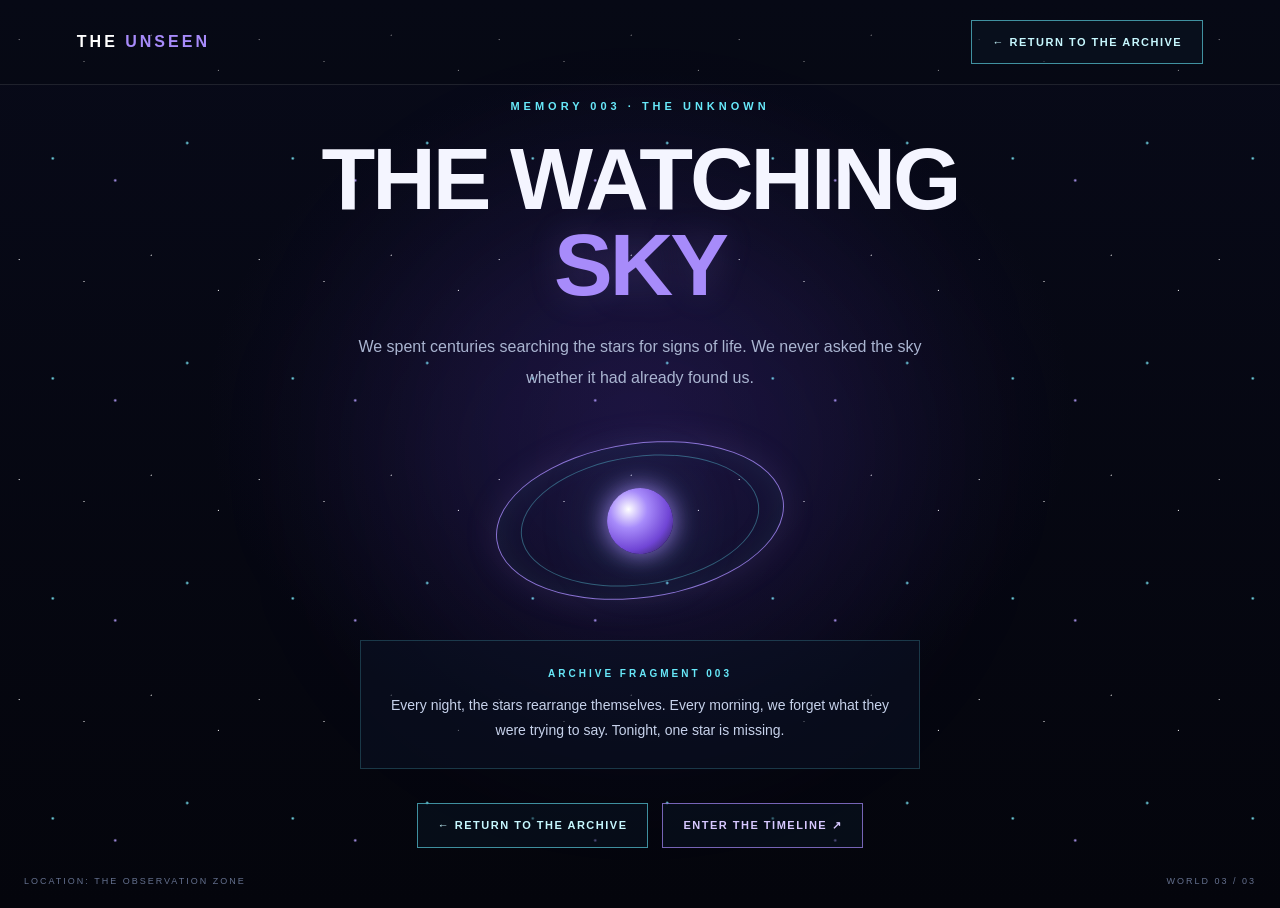
<file: THE_UNSEEN_modified/THE-UNSEEN/pages/watching-sky.html>
<!DOCTYPE html>
<html lang="en">
<head>
    <meta charset="UTF-8">
    <meta name="viewport" content="width=device-width, initial-scale=1.0">
    <title>The Watching Sky | THE UNSEEN</title>

    <style>
        * {
            margin: 0;
            padding: 0;
            box-sizing: border-box;
        }

        html {
            scroll-behavior: smooth;
        }

        body {
            min-height: 100vh;
            overflow-x: hidden;
            background: #050711;
            color: #f4f5ff;
            font-family: "Segoe UI", Arial, sans-serif;
        }

        .sky-world {
            position: relative;
            min-height: 100vh;
            display: flex;
            align-items: center;
            justify-content: center;
            padding: 100px 24px 60px;
            overflow: hidden;
            isolation: isolate;
            background:
                radial-gradient(ellipse at 50% 45%,
                    rgba(74, 46, 139, 0.22), transparent 48%),
                linear-gradient(180deg, #080a19, #04050c);
        }

        .sky-world::before {
            content: "";
            position: absolute;
            inset: 0;
            z-index: -1;
            pointer-events: none;
            background-image:
                radial-gradient(1px 1px at 8% 18%, #fff, transparent),
                radial-gradient(2px 2px at 22% 72%, #7defff, transparent),
                radial-gradient(1px 1px at 35% 28%, #fff, transparent),
                radial-gradient(2px 2px at 48% 82%, #b8a0ff, transparent),
                radial-gradient(1px 1px at 63% 16%, #fff, transparent),
                radial-gradient(2px 2px at 78% 65%, #7defff, transparent),
                radial-gradient(1px 1px at 91% 32%, #fff, transparent);
            background-size: 240px 220px;
            animation: stars-drift 30s linear infinite;
        }

        .sky-world::after {
            content: "";
            position: absolute;
            width: 500px;
            height: 500px;
            top: 50%;
            left: 50%;
            z-index: -1;
            border-radius: 50%;
            background: rgba(103, 70, 255, 0.09);
            filter: blur(90px);
            transform: translate(-50%, -50%);
        }

        .topbar {
            position: absolute;
            top: 0;
            left: 0;
            width: 100%;
            min-height: 76px;
            display: flex;
            justify-content: space-between;
            align-items: center;
            gap: 20px;
            padding: 20px 6%;
            border-bottom: 1px solid rgba(255, 255, 255, 0.1);
            background: rgba(5, 7, 17, 0.45);
        }

        .logo {
            color: #fff;
            text-decoration: none;
            font-size: 16px;
            font-weight: 800;
            letter-spacing: 3px;
        }

        .logo span {
            color: #a78bfa;
        }

        .home-link,
        .world-button {
            display: inline-block;
            padding: 15px 20px;
            border: 1px solid rgba(103, 232, 249, 0.6);
            color: #c7f8ff;
            background: rgba(10, 20, 35, 0.55);
            text-decoration: none;
            font-size: 11px;
            font-weight: 700;
            letter-spacing: 1.5px;
            transition: 0.3s ease;
        }

        .home-link:hover,
        .world-button:hover {
            color: #fff;
            border-color: #a78bfa;
            box-shadow: 0 0 24px rgba(103, 232, 249, 0.16);
            transform: translateY(-3px);
        }

        .content {
            width: 100%;
            max-width: 950px;
            text-align: center;
            animation: reveal 1.2s ease both;
        }

        .eyebrow {
            margin-bottom: 24px;
            color: #67e8f9;
            font-size: 11px;
            font-weight: 700;
            letter-spacing: 4px;
        }

        h1 {
            margin-bottom: 24px;
            font-size: clamp(42px, 8vw, 88px);
            line-height: 0.98;
            letter-spacing: -3px;
            text-transform: uppercase;
        }

        h1 span {
            display: block;
            color: #a78bfa;
            text-shadow: 0 0 35px rgba(167, 139, 250, 0.2);
        }

        .description {
            max-width: 620px;
            margin: 0 auto;
            color: #aab5d1;
            font-size: 16px;
            line-height: 1.9;
        }

        .cosmic-eye {
            position: relative;
            width: min(290px, 70vw);
            height: 155px;
            margin: 50px auto 42px;
            display: flex;
            align-items: center;
            justify-content: center;
            border: 1px solid rgba(167, 139, 250, 0.8);
            border-radius: 50%;
            transform: rotate(-8deg);
            box-shadow:
                0 0 35px rgba(167, 139, 250, 0.13),
                inset 0 0 35px rgba(103, 232, 249, 0.08);
            animation: eye-breathe 5s ease-in-out infinite;
        }

        .cosmic-eye::before {
            content: "";
            position: absolute;
            inset: 12px 24px;
            border: 1px solid rgba(103, 232, 249, 0.35);
            border-radius: 50%;
        }

        .eye-core {
            width: 66px;
            height: 66px;
            border-radius: 50%;
            background: radial-gradient(circle at 35% 30%,
                #fff, #a78bfa 30%, #7045d5 65%, #17112d);
            box-shadow:
                0 0 25px rgba(167, 139, 250, 0.9),
                0 0 70px rgba(103, 232, 249, 0.25);
            animation: core-pulse 3s ease-in-out infinite;
        }

        .fragment {
            max-width: 560px;
            margin: 0 auto 34px;
            padding: 24px;
            border: 1px solid rgba(103, 232, 249, 0.2);
            background: rgba(10, 17, 35, 0.6);
            color: #c7d2eb;
            font-size: 14px;
            line-height: 1.8;
        }

        .fragment span {
            display: block;
            margin-bottom: 10px;
            color: #67e8f9;
            font-size: 10px;
            font-weight: 700;
            letter-spacing: 3px;
        }

        .actions {
            display: flex;
            flex-wrap: wrap;
            justify-content: center;
            gap: 14px;
        }

        .secondary {
            border-color: rgba(167, 139, 250, 0.7);
            color: #d7c8ff;
        }

        .coordinates {
            position: absolute;
            bottom: 22px;
            left: 24px;
            color: #64708e;
            font-size: 9px;
            letter-spacing: 2px;
        }

        .world-index {
            position: absolute;
            right: 24px;
            bottom: 22px;
            color: #64708e;
            font-size: 9px;
            letter-spacing: 2px;
        }

        @keyframes stars-drift {
            from { background-position: 0 0; }
            to { background-position: 240px 220px; }
        }

        @keyframes eye-breathe {
            0%, 100% { box-shadow: 0 0 25px rgba(167,139,250,.12); }
            50% { box-shadow: 0 0 55px rgba(103,232,249,.22); }
        }

        @keyframes core-pulse {
            0%, 100% { transform: scale(0.92); }
            50% { transform: scale(1.08); }
        }

        @keyframes reveal {
            from { opacity: 0; transform: translateY(20px); }
            to { opacity: 1; transform: translateY(0); }
        }

        @media (max-width: 600px) {
            .topbar {
                padding: 18px 5%;
            }

            .logo {
                font-size: 12px;
                letter-spacing: 2px;
            }

            .home-link {
                padding: 12px;
                font-size: 9px;
            }

            h1 {
                letter-spacing: -1.5px;
            }

            .description {
                font-size: 14px;
            }

            .cosmic-eye {
                height: 125px;
                margin: 38px auto;
            }

            .coordinates,
            .world-index {
                font-size: 7px;
            }
        }

        @media (prefers-reduced-motion: reduce) {
            *, *::before, *::after {
                animation-duration: 0.01ms !important;
                animation-iteration-count: 1 !important;
                scroll-behavior: auto !important;
            }
        }
    </style>
</head>

<body>
    <main class="sky-world">
        <header class="topbar">
            <a class="logo" href="../index.html">
                THE <span>UNSEEN</span>
            </a>

            <a class="home-link" href="dream-archive.html">
                ← RETURN TO THE ARCHIVE
            </a>
        </header>

        <section class="content">
            <p class="eyebrow">MEMORY 003 · THE UNKNOWN</p>

            <h1>
                THE WATCHING
                <span>SKY</span>
            </h1>

            <p class="description">
                We spent centuries searching the stars for signs of life.
                We never asked the sky whether it had already found us.
            </p>

            <div class="cosmic-eye" aria-hidden="true">
                <div class="eye-core"></div>
            </div>

            <div class="fragment">
                <span>ARCHIVE FRAGMENT 003</span>
                Every night, the stars rearrange themselves.
                Every morning, we forget what they were trying to say.
                Tonight, one star is missing.
            </div>

            <div class="actions">
                <a class="world-button" href="dream-archive.html">
                    ← RETURN TO THE ARCHIVE
                </a>

                <a class="world-button secondary" href="time-paradox.html">
                    ENTER THE TIMELINE ↗
                </a>
            </div>
        </section>

        <p class="coordinates">LOCATION: THE OBSERVATION ZONE</p>
        <p class="world-index">WORLD 03 / 03</p>
    </main>
</body>
</html>
</file>
<file: THE_UNSEEN_modified/THE-UNSEEN/css/style.css>
/* THE UNSEEN — clean replacement stylesheet */
:root{--bg:#070a12;--panel:#0c1224;--text:#f4f7ff;--muted:#a5b4d0;--violet:#9b5cff;--cyan:#00d9ff;--red:#ff3158;--line:rgba(130,170,255,.22)}
*{box-sizing:border-box;margin:0;padding:0}html{scroll-behavior:smooth;scroll-padding-top:90px}body{min-height:100vh;overflow-x:hidden;background:var(--bg);color:var(--text);font-family:"Segoe UI",Arial,sans-serif}a{color:inherit;text-decoration:none}img{max-width:100%;display:block}
.site-header{position:relative;z-index:20;min-height:76px;padding:18px 5.5%;display:flex;align-items:center;justify-content:space-between;gap:24px;background:rgba(7,10,18,.92);border-bottom:1px solid rgba(0,217,255,.18);backdrop-filter:blur(12px)}
.logo{white-space:nowrap;font-size:17px;font-weight:800;letter-spacing:3px}.logo span{margin-left:5px;color:transparent;background:linear-gradient(90deg,var(--cyan),var(--violet),var(--red));background-clip:text;-webkit-background-clip:text}
.main-nav{display:flex;align-items:center;gap:30px;color:var(--muted);font-size:13px}.main-nav a,.header-link,.hero-footer a{transition:color .25s,text-shadow .25s}.main-nav a:hover,.header-link:hover,.hero-footer a:hover{color:var(--cyan);text-shadow:0 0 12px rgba(0,217,255,.4)}
.header-link{padding:12px 16px;border:1px solid transparent;border-image:linear-gradient(90deg,var(--red),var(--cyan)) 1;font-size:10px;letter-spacing:1.5px}
.hero{position:relative;isolation:isolate;min-height:max(610px,min(760px,calc(100svh - 76px)));padding:80px 6% 94px;display:flex;align-items:center;overflow:hidden;background:#030611 url("../assets/portal-bg.png") center 52%/cover no-repeat}
.hero-grid{position:absolute;inset:0;z-index:-1;opacity:.35;pointer-events:none;background-image:linear-gradient(rgba(0,217,255,.045) 1px,transparent 1px),linear-gradient(90deg,rgba(0,217,255,.045) 1px,transparent 1px);background-size:60px 60px;mask-image:linear-gradient(to right,black,transparent 85%)}
.ambient{position:absolute;z-index:-1;border-radius:50%;filter:blur(85px);pointer-events:none}.ambient-one{width:320px;height:320px;top:8%;right:6%;background:rgba(0,90,255,.18);animation:drift 11s ease-in-out infinite alternate}.ambient-two{width:250px;height:250px;bottom:4%;right:25%;background:rgba(255,49,88,.12);animation:drift 9s ease-in-out infinite alternate-reverse}
.hero-content{position:relative;z-index:2;width:min(56%,650px);animation:rise-in .8s ease both}.eyebrow{color:var(--cyan);font-size:10px;font-weight:600;letter-spacing:3px;line-height:1.8}.status-dot{display:inline-block;width:7px;height:7px;margin-right:9px;border-radius:50%;background:var(--cyan);box-shadow:0 0 14px var(--cyan)}
.hero h1{margin-top:25px;font-size:clamp(42px,5.7vw,78px);font-weight:850;letter-spacing:-3.5px;line-height:1.04}.hero h1 span,.discover h2 span{color:transparent;background:linear-gradient(100deg,var(--cyan),#8c83ff 48%,var(--red));background-clip:text;-webkit-background-clip:text}
.hero-description,.section-description{max-width:430px;margin-top:22px;color:var(--muted);font-size:14px;line-height:1.85}.primary-button{display:inline-flex;align-items:center;gap:22px;margin-top:28px;padding:15px 20px;border:1px solid rgba(0,217,255,.75);background:rgba(0,90,255,.1);box-shadow:inset 0 0 15px rgba(0,217,255,.04),0 0 12px rgba(0,217,255,.06);font-size:10px;font-weight:700;letter-spacing:1.6px;transition:transform .25s,box-shadow .25s,border-color .25s,background .25s}.primary-button:hover{transform:translateY(-3px);border-color:var(--red);background:rgba(0,90,255,.18);box-shadow:0 0 20px rgba(0,217,255,.2),0 0 30px rgba(255,49,88,.12)}
/* The background artwork already contains a real portal; hide the old CSS ring. */
.portal-link{display:none!important}
.hero-footer{position:absolute;z-index:3;left:5.5%;right:5.5%;bottom:22px;display:flex;align-items:center;justify-content:space-between;gap:16px;color:#a0a8bd;font-size:9px;letter-spacing:1.1px}
.section-padding{padding:90px 5.5%}.discover{position:relative;z-index:4;margin-top:-8px;padding:32px 5.5% 64px;border-top:1px solid rgba(0,217,255,.18);background:linear-gradient(180deg,rgba(3,6,17,.96),#070a12 85%)}.discover>.eyebrow,.discover>h2,.discover>.section-description{display:block}
.discover>h2{margin-top:18px;font-size:clamp(30px,4.5vw,52px);line-height:1.08;letter-spacing:-1.8px}.discover>.section-description{margin:14px 0 28px}.world-grid{display:grid;grid-template-columns:repeat(3,minmax(0,1fr));gap:18px;width:100%}
.world-card{position:relative;isolation:isolate;overflow:hidden;min-width:0;min-height:245px;padding:24px;display:flex;flex-direction:column;align-items:flex-start;justify-content:flex-end;color:var(--text);border:1px solid var(--glow,var(--cyan));background-color:#050817;background-image:linear-gradient(to top,rgba(2,5,16,.97) 0%,rgba(2,5,16,.66) 44%,rgba(2,5,16,.05) 100%),url("../assets/memory-triptych-clean.png");background-repeat:no-repeat,no-repeat;background-size:100% 100%,300% 100%;transition:transform .28s,border-color .28s,box-shadow .28s;clip-path:polygon(0 0,calc(100% - 16px) 0,100% 16px,100% 100%,16px 100%,0 calc(100% - 16px))}
.world-card::before{content:none!important}.world-card::after{content:"";position:absolute;z-index:1;inset:auto 0 0;height:3px;background:var(--glow,var(--cyan));box-shadow:0 0 16px var(--glow,var(--cyan));pointer-events:none}
.dream-card{--glow:#00d9ff;background-position:center,left center}.time-card{--glow:#ff3158;background-position:center,center center}.mind-card{--glow:#9b5cff;background-position:center,right center}
.world-card:hover{transform:translateY(-5px);box-shadow:0 12px 30px rgba(0,0,0,.3),0 0 22px rgba(0,217,255,.12)}.world-card>*{position:relative;z-index:2}.card-number{margin-bottom:14px;color:var(--glow,var(--cyan));font-size:10px;font-weight:700;letter-spacing:2.5px}.world-card h3{margin:0 0 10px;font-size:clamp(16px,1.5vw,21px);font-weight:800;line-height:1.2;text-shadow:0 2px 10px rgba(0,0,0,.85)}.world-card p{max-width:310px;margin:0 0 15px;color:#d1dbef;font-size:12px;line-height:1.6;text-shadow:0 2px 8px rgba(0,0,0,.9)}.card-action{display:inline-flex;align-items:center;justify-content:center;width:34px;height:34px;border:1px solid var(--glow,var(--cyan));border-radius:50%;color:var(--glow,var(--cyan));font-size:21px;line-height:1;transition:background .25s,transform .25s}.world-card:hover .card-action{transform:translateX(3px);background:rgba(255,255,255,.08)}
.closing{border-top:1px solid var(--line);text-align:center;background:radial-gradient(ellipse at 20% 100%,rgba(0,90,255,.12),transparent 50%),radial-gradient(ellipse at 80% 100%,rgba(255,49,88,.1),transparent 50%)}.closing h2{margin-top:24px;font-size:clamp(42px,6vw,72px);font-weight:750;letter-spacing:-3px;line-height:1.08}.closing h2 span{color:var(--red);text-shadow:0 0 18px rgba(255,49,88,.25)}
.site-footer{min-height:90px;padding:26px 5.5%;display:flex;align-items:center;justify-content:space-between;gap:20px;border-top:1px solid var(--line);color:var(--muted);font-size:9px;letter-spacing:1px}
/* Dream archive page */
.dream-hero{position:relative;isolation:isolate;min-height:590px;padding:90px 8%;display:flex;align-items:center;overflow:hidden;border-bottom:1px solid var(--line);background:radial-gradient(ellipse at 82% 45%,rgba(104,48,177,.2),transparent 43%),var(--bg)}
.dream-heading{position:relative;z-index:2;max-width:700px;animation:rise-in .8s ease both}.dream-heading h1{margin-top:26px;font-size:clamp(38px,6vw,76px);line-height:1.06;letter-spacing:-3px}.dream-heading h1 span{color:transparent;background:linear-gradient(100deg,#b99aff,var(--cyan));background-clip:text;-webkit-background-clip:text}.dream-heading>p:not(.eyebrow){max-width:460px;margin-top:22px;color:var(--muted);font-size:14px;line-height:1.9}
.dream-orb{position:absolute;z-index:-1;width:290px;aspect-ratio:1;right:11%;top:50%;transform:translateY(-50%);border:1px solid rgba(185,154,255,.55);border-radius:50%;background:radial-gradient(circle at 40% 35%,rgba(103,232,249,.18),rgba(155,107,255,.16) 30%,transparent 70%);box-shadow:0 0 50px rgba(155,107,255,.12),inset 0 0 50px rgba(103,232,249,.08);animation:portal-pulse 6s ease-in-out infinite}.dream-orb::before,.dream-orb::after{content:"";position:absolute;inset:12%;border:1px solid rgba(103,232,249,.4);border-radius:50%}.dream-orb::after{inset:25%;border-color:rgba(185,154,255,.7)}
.dream-index{position:absolute;right:8%;bottom:30px;display:flex;gap:18px;flex-wrap:wrap;color:var(--muted);font-size:9px;letter-spacing:1.5px}.dream-index strong{color:var(--cyan)}.dream-collections h2,.reflection h2{margin-top:22px;font-size:clamp(38px,5.5vw,66px);letter-spacing:-2.5px;line-height:1.1}.dream-collections h2 span,.reflection h2 span{color:var(--violet)}
.memory-grid{display:grid;grid-template-columns:repeat(3,minmax(0,1fr));gap:18px;margin-top:52px}.memory-card{overflow:hidden;border:1px solid var(--line);background:#0e0d18;transition:transform .35s,border-color .35s,box-shadow .35s}.memory-card:hover{transform:translateY(-8px);border-color:rgba(103,232,249,.75);box-shadow:0 15px 45px rgba(103,232,249,.1),0 0 25px rgba(155,107,255,.16)}.memory-number{display:block;padding:18px 20px 0;color:var(--cyan);font-size:9px;letter-spacing:2px}.memory-art{position:relative;height:220px;margin:18px 14px 0;overflow:hidden;background:#171329;transition:filter .4s}.memory-card:hover .memory-art{filter:brightness(1.12)}.memory-art>div{transition:transform .6s}.memory-card:hover .memory-art>div{transform:scale(1.04)}
.art-one{background:linear-gradient(180deg,#101b3b,#60417d 55%,#131020)}.art-moon{position:absolute;width:78px;height:78px;top:30px;left:50%;transform:translateX(-50%);border-radius:50%;background:#d4d5ff;box-shadow:0 0 45px rgba(191,181,255,.7)}.art-horizon{position:absolute;width:140%;height:95px;left:-20%;bottom:-32px;border-radius:50% 50% 0 0;border-top:2px solid rgba(103,232,249,.8);background:linear-gradient(180deg,#3e467d,#0a0b19);box-shadow:0 -10px 35px rgba(103,232,249,.2);transform:rotate(-8deg)}
.art-two{display:grid;place-items:center;background:radial-gradient(circle,#4a2c70,#13101f 70%)}.art-door{position:relative;width:92px;height:150px;display:grid;place-items:center;border:2px solid rgba(103,232,249,.7);border-radius:48px 48px 0 0;background:linear-gradient(180deg,#261b45,#090811);box-shadow:0 0 35px rgba(155,107,255,.35);transition:transform .4s}.art-door span{color:var(--cyan);font-size:30px}.memory-card:hover .art-door{transform:perspective(400px) rotateY(-12deg)}
.art-three{display:grid;place-items:center;background:radial-gradient(circle,#27305d,#0c0c16 75%)}.art-eye{width:140px;height:90px;display:grid;place-items:center;border:1px solid rgba(185,154,255,.8);border-radius:100% 0;transform:rotate(45deg);box-shadow:0 0 25px rgba(155,107,255,.15)}.art-eye div{width:42px;height:42px;border-radius:50%;background:radial-gradient(circle at 35% 35%,#c2fbff,#8160ed 55%,#17102b);box-shadow:0 0 25px rgba(103,232,249,.45)}
.memory-copy{padding:23px 20px 25px}.memory-copy>p:first-child{color:var(--muted);font-size:9px;letter-spacing:1.5px}.memory-copy h3{margin-top:12px;font-size:21px}.memory-copy>p:nth-of-type(2){min-height:66px;margin-top:12px;color:var(--muted);font-size:12px;line-height:1.8}.memory-copy a{display:inline-block;margin-top:15px;color:var(--cyan);font-size:9px;letter-spacing:1.5px}.memory-copy a:hover{color:white}.reflection{text-align:center;border-top:1px solid var(--line);background:radial-gradient(ellipse at 50% 50%,rgba(111,57,190,.15),transparent 68%)}.reflection>p:not(.eyebrow){max-width:420px;margin:22px auto 0;color:var(--muted);line-height:1.8}
/* Time paradox / timeline components */
.timeline-card{cursor:pointer;transition:transform .3s,border-color .3s,box-shadow .3s}.timeline-card:hover,.timeline-card:focus-visible{transform:translateY(-6px);border-color:var(--cyan);box-shadow:0 0 18px rgba(103,232,249,.16),0 0 35px rgba(155,108,255,.18);outline:none}.timeline-action,.timeline-link{display:inline-block;margin-top:20px;color:#62eaff;font-size:11px;font-weight:700;letter-spacing:1.5px;transition:color .3s,text-shadow .3s}.timeline-link:hover{color:white;text-shadow:0 0 12px rgba(98,234,255,.8)}
.time-message-panel{margin-top:50px;padding:55px 25px;text-align:center;border:1px solid rgba(155,108,255,.45);background:radial-gradient(circle at center,rgba(100,55,160,.18),transparent 70%);animation:timeReveal .5s ease both}.time-message-panel h2{max-width:800px;margin:20px auto;font-size:clamp(28px,4vw,48px);color:#f5f1ff}.time-message-panel>p:not(.time-label){max-width:600px;margin:0 auto 30px;line-height:1.8;color:#aaa5bd}#close-time-message{cursor:pointer;background:transparent;color:#f5f1ff;border:1px solid #9b6cff;padding:16px 22px;letter-spacing:1px}
.timeline-experiences{scroll-margin-top:40px;margin:70px 0;padding:80px 30px;text-align:center;border:1px solid rgba(155,108,255,.45);background:radial-gradient(circle at top,rgba(115,55,180,.15),transparent 65%),#090811}.timeline-experiences h2{max-width:850px;margin:28px auto;color:#f5f1ff;font-size:clamp(30px,5vw,54px);line-height:1.15}.timeline-experiences p{max-width:650px;margin:0 auto 32px;color:#aaa5bd;font-size:17px;line-height:1.8}.timeline-experiences .time-back{display:inline-block;padding:16px 22px;border:1px solid #9b6cff;color:#f5f1ff;transition:background .3s}.timeline-experiences .time-back:hover{background:rgba(155,108,255,.15)}
@keyframes portal-pulse{0%,100%{filter:brightness(.85)}50%{filter:brightness(1.25)}}@keyframes drift{from{transform:translate(0,0)}to{transform:translate(-25px,20px)}}@keyframes rise-in{from{opacity:0;transform:translateY(22px)}to{opacity:1;transform:translateY(0)}}@keyframes timeReveal{from{opacity:0;transform:translateY(18px)}to{opacity:1;transform:translateY(0)}}@keyframes core-spin{from{transform:rotate(0)}to{transform:rotate(360deg)}}
a:focus-visible,button:focus-visible{outline:2px solid var(--cyan);outline-offset:4px}
@media(max-width:900px){.site-header{gap:14px;padding-inline:4%}.main-nav{gap:16px}.header-link{font-size:9px;padding:10px 11px}.hero{background-position:56% center}.hero-content{width:62%}.hero h1{letter-spacing:-2px}.world-grid{gap:12px}.world-card{padding:18px;min-height:235px}.world-card h3{font-size:17px}.world-card p{font-size:11px}.memory-grid{grid-template-columns:repeat(2,minmax(0,1fr))}}
@media(max-width:650px){.site-header{min-height:auto;flex-wrap:wrap;padding:16px 5%}.logo{font-size:15px}.main-nav{order:3;width:100%;justify-content:center;gap:22px}.header-link{margin-left:auto}.hero{min-height:690px;padding:65px 6% 100px;background-position:58% center}.hero-content{width:100%;max-width:530px}.hero h1{font-size:clamp(39px,10vw,62px);letter-spacing:-2px}.hero-description{max-width:330px;font-size:13px}.hero-footer{left:6%;right:6%;flex-wrap:wrap;font-size:8px}.hero-footer span:last-child{display:none}.discover{padding:22px 5% 45px;margin-top:0}.world-grid{grid-template-columns:1fr;gap:14px}.world-card{min-height:240px;padding:22px}.world-card h3{font-size:20px}.world-card p{max-width:300px;font-size:12px}.section-padding{padding:70px 6%}.closing h2{letter-spacing:-1.5px}.site-footer{flex-wrap:wrap;padding:24px 5%}.dream-hero{min-height:620px;padding:70px 6% 110px}.dream-heading h1{font-size:clamp(36px,10vw,54px);letter-spacing:-1.8px}.dream-orb{width:210px;right:-95px;top:25%;opacity:.45}.dream-index{left:6%;right:6%;bottom:24px;gap:10px}.memory-grid{grid-template-columns:1fr}.memory-art{height:240px}.timeline-experiences{padding:55px 20px}.timeline-experiences p{font-size:15px}}
@media(prefers-reduced-motion:reduce){*,*::before,*::after{scroll-behavior:auto!important;animation-duration:.01ms!important;animation-iteration-count:1!important;transition-duration:.01ms!important}}
</file>
